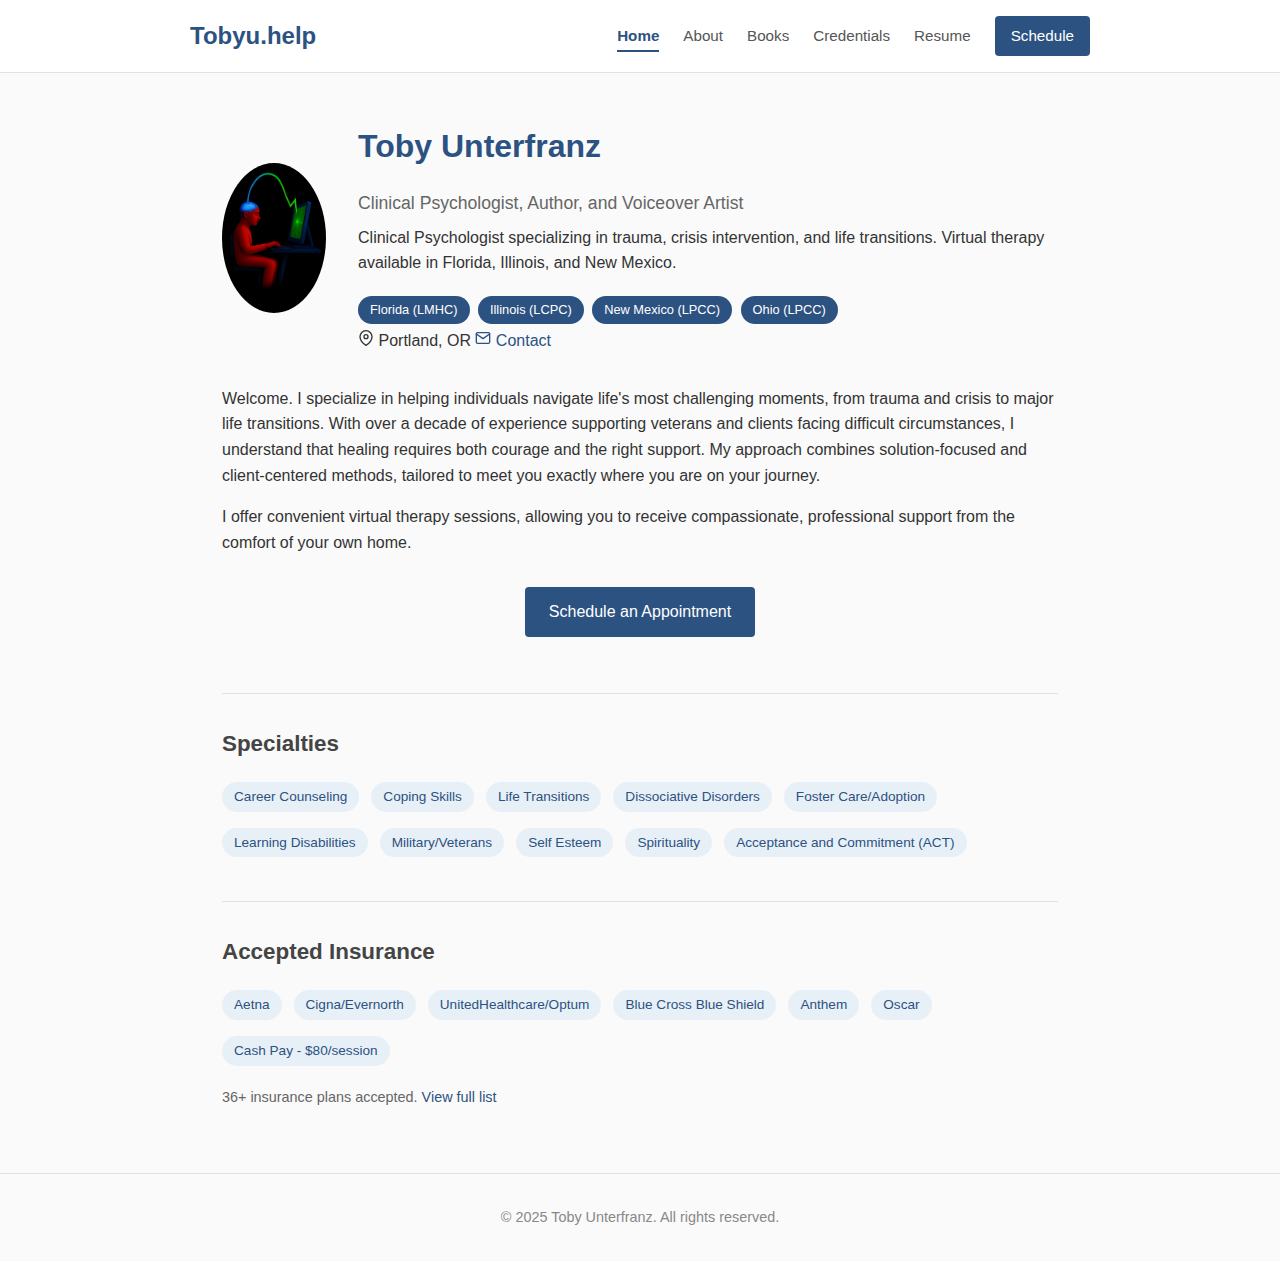
<file: index.html>
<!DOCTYPE html>
<html lang="en">
  <head>
    <meta charset="UTF-8" />
    <meta name="viewport" content="width=device-width, initial-scale=1.0" />
    <title>tobyu.help</title>
    <meta
      name="description"
      content="Licensed therapist specializing in trauma, crisis intervention, and life transitions. Virtual therapy available in Florida, Illinois, and New Mexico." />
    <meta property="og:type" content="website" />
    <meta property="og:title" content="Toby Unterfranz - Licensed Therapist" />
    <meta
      property="og:description"
      content="Licensed therapist specializing in trauma, crisis intervention, and life transitions. Virtual therapy available in Florida, Illinois, and New Mexico." />
    <meta property="og:image" content="assets/images/toby_image.jpeg" />
    <meta name="twitter:card" content="summary_large_image" />
    <link rel="stylesheet" href="css/styles.css" />
    <link rel="apple-touch-icon" sizes="180x180" href="assets/favicon/apple-touch-icon.png" />
    <link rel="icon" type="image/png" sizes="96x96" href="assets/favicon/favicon-96x96.png" />
    <link rel="icon" type="image/svg+xml" href="assets/favicon/favicon.svg" />
    <link rel="shortcut icon" href="assets/favicon/favicon.ico" />
    <link rel="manifest" href="assets/favicon/site.webmanifest" />
    <script defer src="https://analytics.tobyu.help/script.js" data-website-id="a99d8473-67bb-432b-ac8f-bc33c31f72fe"></script>
  </head>
  <body>
    <header>
      <nav>
        <a href="index.html" class="logo">Tobyu.help</a>
        <input type="checkbox" id="menu-toggle" class="menu-toggle" />
        <label for="menu-toggle" class="hamburger">
          <span></span>
          <span></span>
          <span></span>
        </label>
        <div class="nav-links">
          <a href="index.html" class="active">Home</a>
          <a href="about.html">About</a>
          <a href="books.html">Books</a>
          <a href="credentials.html">Credentials</a>
          <a href="resume.html">Resume</a>
          <a href="https://growtherapy.com/provider/t2lbeh1n9isj/toby-unterfranz" target="_blank" class="nav-btn">Schedule</a>
        </div>
      </nav>
    </header>

    <main>
      <div class="hero">
        <img src="assets/images/helpcover.png" alt="Toby Unterfranz" class="profile-photo" />
        <div class="hero-text">
          <h1>Toby Unterfranz</h1>
          <p class="subtitle">Clinical Psychologist, Author, and Voiceover Artist</p>
          <p class="subtitle-description">
            Clinical Psychologist specializing in trauma, crisis intervention, and life transitions. Virtual therapy available in
            Florida, Illinois, and New Mexico.
          </p>
          <div class="license-tags">
            <span class="tag">Florida (LMHC)</span>
            <span class="tag">Illinois (LCPC)</span>
            <span class="tag">New Mexico (LPCC)</span>
            <span class="tag">Ohio (LPCC)</span>
          </div>

          <div class="contact-info">
            <span class="contact-item">
              <svg
                xmlns="http://www.w3.org/2000/svg"
                width="16"
                height="16"
                viewBox="0 0 24 24"
                fill="none"
                stroke="currentColor"
                stroke-width="2"
                stroke-linecap="round"
                stroke-linejoin="round">
                <path d="M21 10c0 7-9 13-9 13s-9-6-9-13a9 9 0 0 1 18 0z"></path>
                <circle cx="12" cy="10" r="3"></circle>
              </svg>
              Portland, OR
            </span>
            <a href="mailto:toby.lpcc@gmail.com" target="_blank" class="contact-btn">
              <svg
                xmlns="http://www.w3.org/2000/svg"
                width="16"
                height="16"
                viewBox="0 0 24 24"
                fill="none"
                stroke="currentColor"
                stroke-width="2"
                stroke-linecap="round"
                stroke-linejoin="round">
                <path d="M4 4h16c1.1 0 2 .9 2 2v12c0 1.1-.9 2-2 2H4c-1.1 0-2-.9-2-2V6c0-1.1.9-2 2-2z"></path>
                <polyline points="22,6 12,13 2,6"></polyline>
              </svg>
              Contact
            </a>
          </div>
        </div>
      </div>

      <p>
        Welcome. I specialize in helping individuals navigate life's most challenging moments, from trauma and crisis to major
        life transitions. With over a decade of experience supporting veterans and clients facing difficult circumstances, I
        understand that healing requires both courage and the right support. My approach combines solution-focused and
        client-centered methods, tailored to meet you exactly where you are on your journey.
      </p>

      <p>
        I offer convenient virtual therapy sessions, allowing you to receive compassionate, professional support from the comfort
        of your own home.
      </p>

      <div style="text-align: center">
        <a href="https://growtherapy.com/provider/t2lbeh1n9isj/toby-unterfranz" class="btn" target="_blank"
          >Schedule an Appointment</a
        >
      </div>

      <div class="info-grid">
        <section class="info-section">
          <h2>Specialties</h2>
          <div class="tag-list">
            <span class="tag">Career Counseling</span>
            <span class="tag">Coping Skills</span>
            <span class="tag">Life Transitions</span>
            <span class="tag">Dissociative Disorders</span>
            <span class="tag">Foster Care/Adoption</span>
            <span class="tag">Learning Disabilities</span>
            <span class="tag">Military/Veterans</span>
            <span class="tag">Self Esteem</span>
            <span class="tag">Spirituality</span>
            <span class="tag">Acceptance and Commitment (ACT)</span>
          </div>
        </section>

        <section class="info-section">
          <h2>Accepted Insurance</h2>
          <div class="tag-list">
            <span class="tag">Aetna</span>
            <span class="tag">Cigna/Evernorth</span>
            <span class="tag">UnitedHealthcare/Optum</span>
            <span class="tag">Blue Cross Blue Shield</span>
            <span class="tag">Anthem</span>
            <span class="tag">Oscar</span>
            <span class="tag">Cash Pay - $80/session</span>
          </div>
          <p class="note">
            36+ insurance plans accepted.
            <a href="https://growtherapy.com/provider/t2lbeh1n9isj/toby-unterfranz" target="_blank">View full list</a>
          </p>
        </section>
      </div>
    </main>

    <footer>&copy; 2025 Toby Unterfranz. All rights reserved.</footer>
  </body>
</html>
</file>
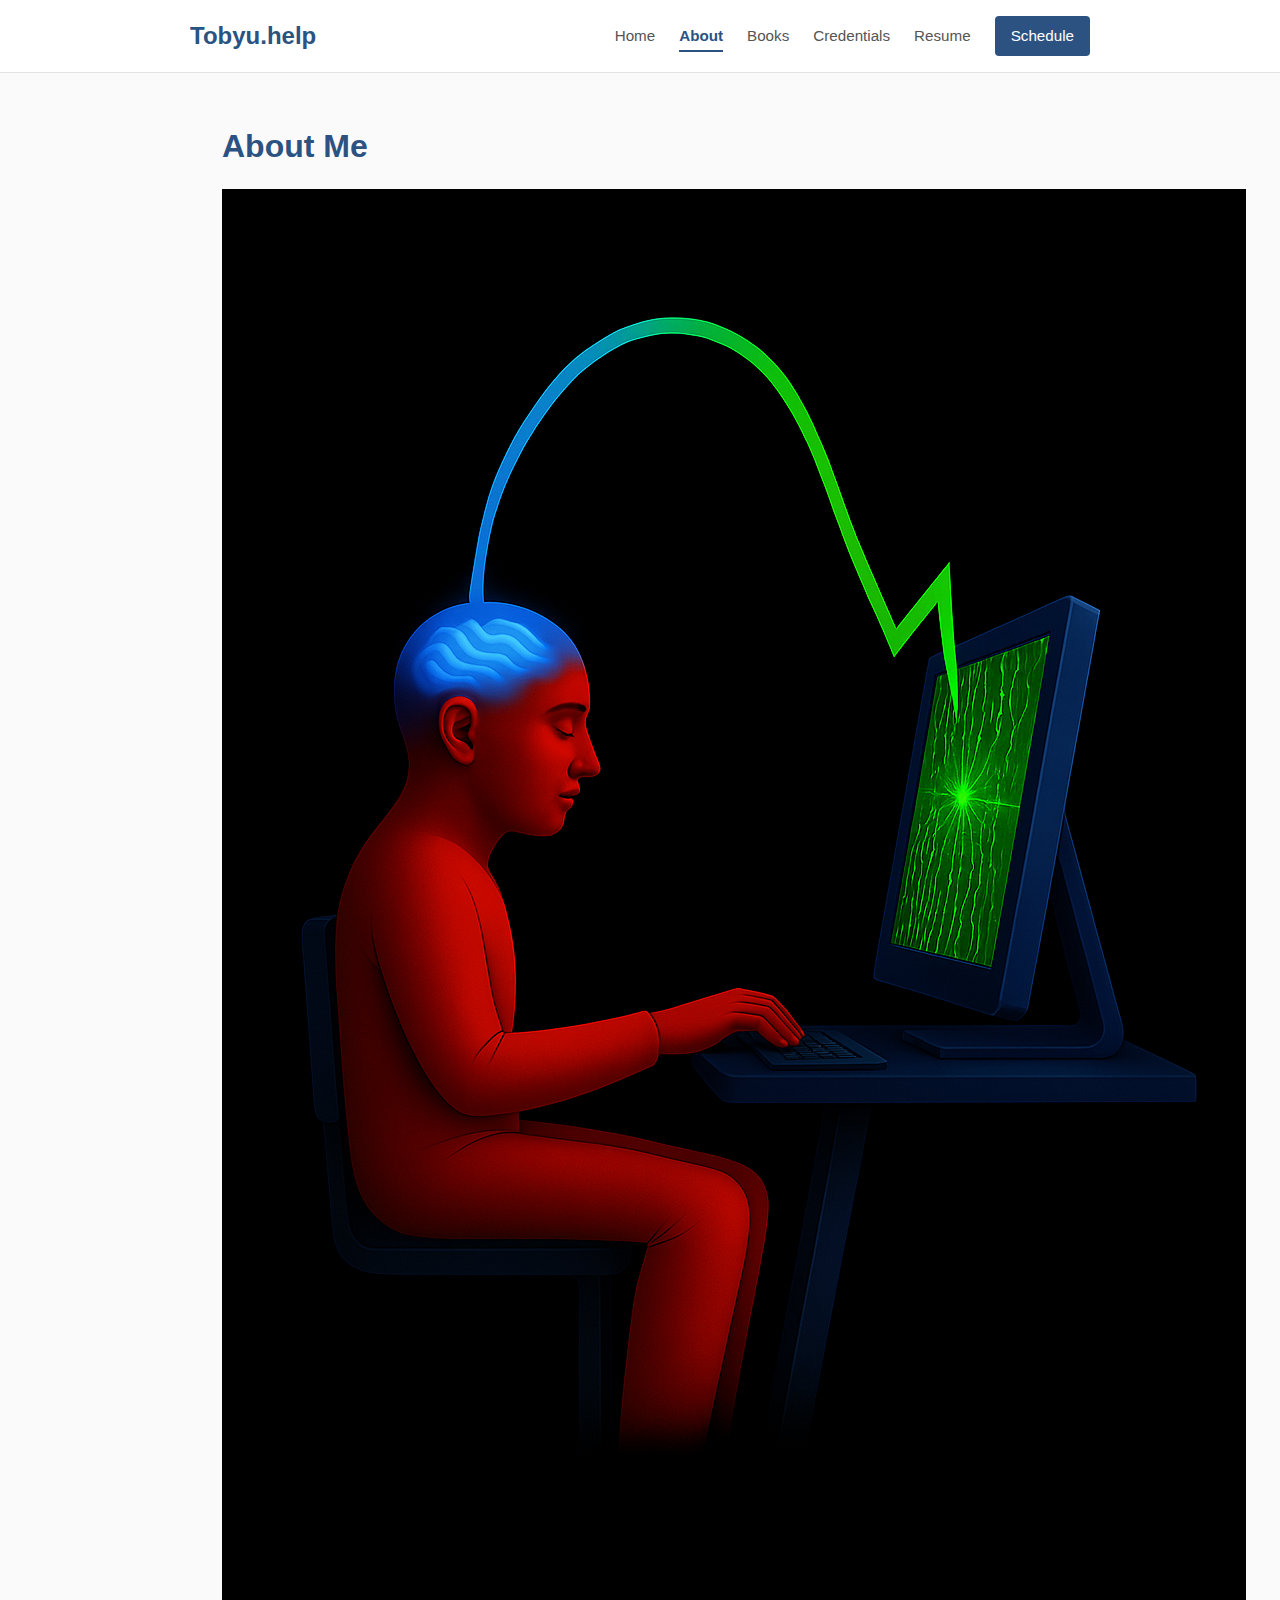
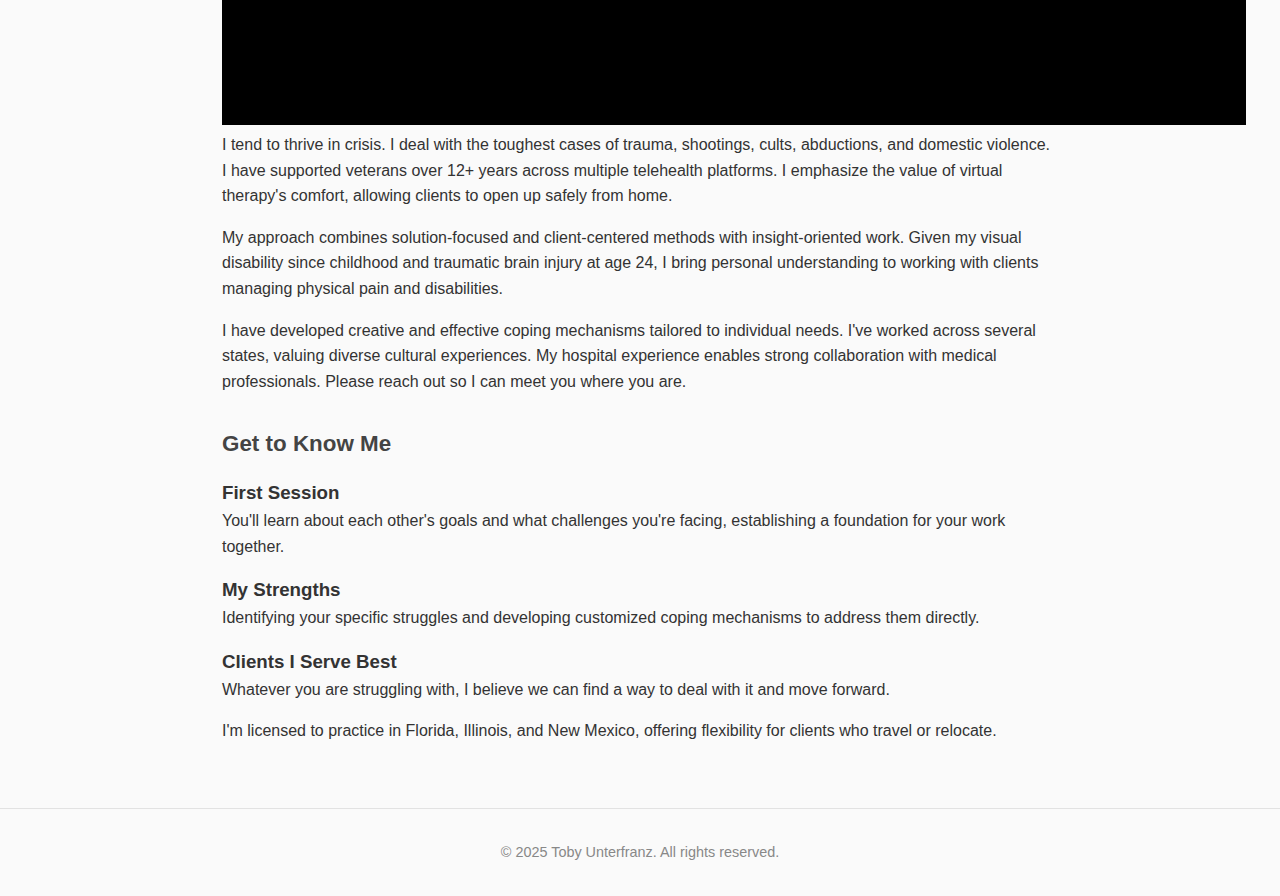
<file: about.html>
<!DOCTYPE html>
<html lang="en">
  <head>
    <meta charset="UTF-8" />
    <meta name="viewport" content="width=device-width, initial-scale=1.0" />
    <title>About - tobyu.help</title>
    <meta
      name="description"
      content="Learn about Toby Unterfranz, a licensed therapist with over a decade of experience in trauma, crisis intervention, and veteran support." />
    <meta property="og:type" content="website" />
    <meta property="og:title" content="About - Toby Unterfranz" />
    <meta
      property="og:description"
      content="Learn about Toby Unterfranz, a licensed therapist with over a decade of experience in trauma, crisis intervention, and veteran support." />
    <meta property="og:image" content="assets/images/toby_image.jpeg" />
    <meta name="twitter:card" content="summary_large_image" />
    <link rel="stylesheet" href="css/styles.css" />
    <link rel="apple-touch-icon" sizes="180x180" href="assets/favicon/apple-touch-icon.png" />
    <link rel="icon" type="image/png" sizes="96x96" href="assets/favicon/favicon-96x96.png" />
    <link rel="icon" type="image/svg+xml" href="assets/favicon/favicon.svg" />
    <link rel="shortcut icon" href="assets/favicon/favicon.ico" />
    <link rel="manifest" href="assets/favicon/site.webmanifest" />
    <script defer src="https://analytics.tobyu.help/script.js" data-website-id="a99d8473-67bb-432b-ac8f-bc33c31f72fe"></script>
  </head>
  <body>
    <header>
      <nav>
        <a href="index.html" class="logo">Tobyu.help</a>
        <input type="checkbox" id="menu-toggle" class="menu-toggle" />
        <label for="menu-toggle" class="hamburger">
          <span></span>
          <span></span>
          <span></span>
        </label>
        <div class="nav-links">
          <a href="index.html">Home</a>
          <a href="about.html" class="active">About</a>
          <a href="books.html">Books</a>
          <a href="credentials.html">Credentials</a>
          <a href="resume.html">Resume</a>
          <a href="https://growtherapy.com/provider/t2lbeh1n9isj/toby-unterfranz" target="_blank" class="nav-btn">Schedule</a>
        </div>
      </nav>
    </header>

    <main>
      <h1>About Me</h1>

      <img
        src="assets/images/helpcover.png"
        alt="Toby Unterfranz"
        class="profile-photo-about" />

      <p>
        I tend to thrive in crisis. I deal with the toughest cases of trauma, shootings, cults, abductions, and domestic violence.
        I have supported veterans over 12+ years across multiple telehealth platforms. I emphasize the value of virtual therapy's
        comfort, allowing clients to open up safely from home.
      </p>

      <p>
        My approach combines solution-focused and client-centered methods with insight-oriented work. Given my visual disability
        since childhood and traumatic brain injury at age 24, I bring personal understanding to working with clients managing
        physical pain and disabilities.
      </p>

      <p>
        I have developed creative and effective coping mechanisms tailored to individual needs. I've worked across several states,
        valuing diverse cultural experiences. My hospital experience enables strong collaboration with medical professionals.
        Please reach out so I can meet you where you are.
      </p>

      <h2>Get to Know Me</h2>

      <h3>First Session</h3>
      <p>
        You'll learn about each other's goals and what challenges you're facing, establishing a foundation for your work together.
      </p>

      <h3>My Strengths</h3>
      <p>Identifying your specific struggles and developing customized coping mechanisms to address them directly.</p>

      <h3>Clients I Serve Best</h3>
      <p>Whatever you are struggling with, I believe we can find a way to deal with it and move forward.</p>

      <p>
        I'm licensed to practice in Florida, Illinois, and New Mexico, offering flexibility for clients who travel or relocate.
      </p>
    </main>

    <footer>&copy; 2025 Toby Unterfranz. All rights reserved.</footer>
  </body>
</html>
</file>
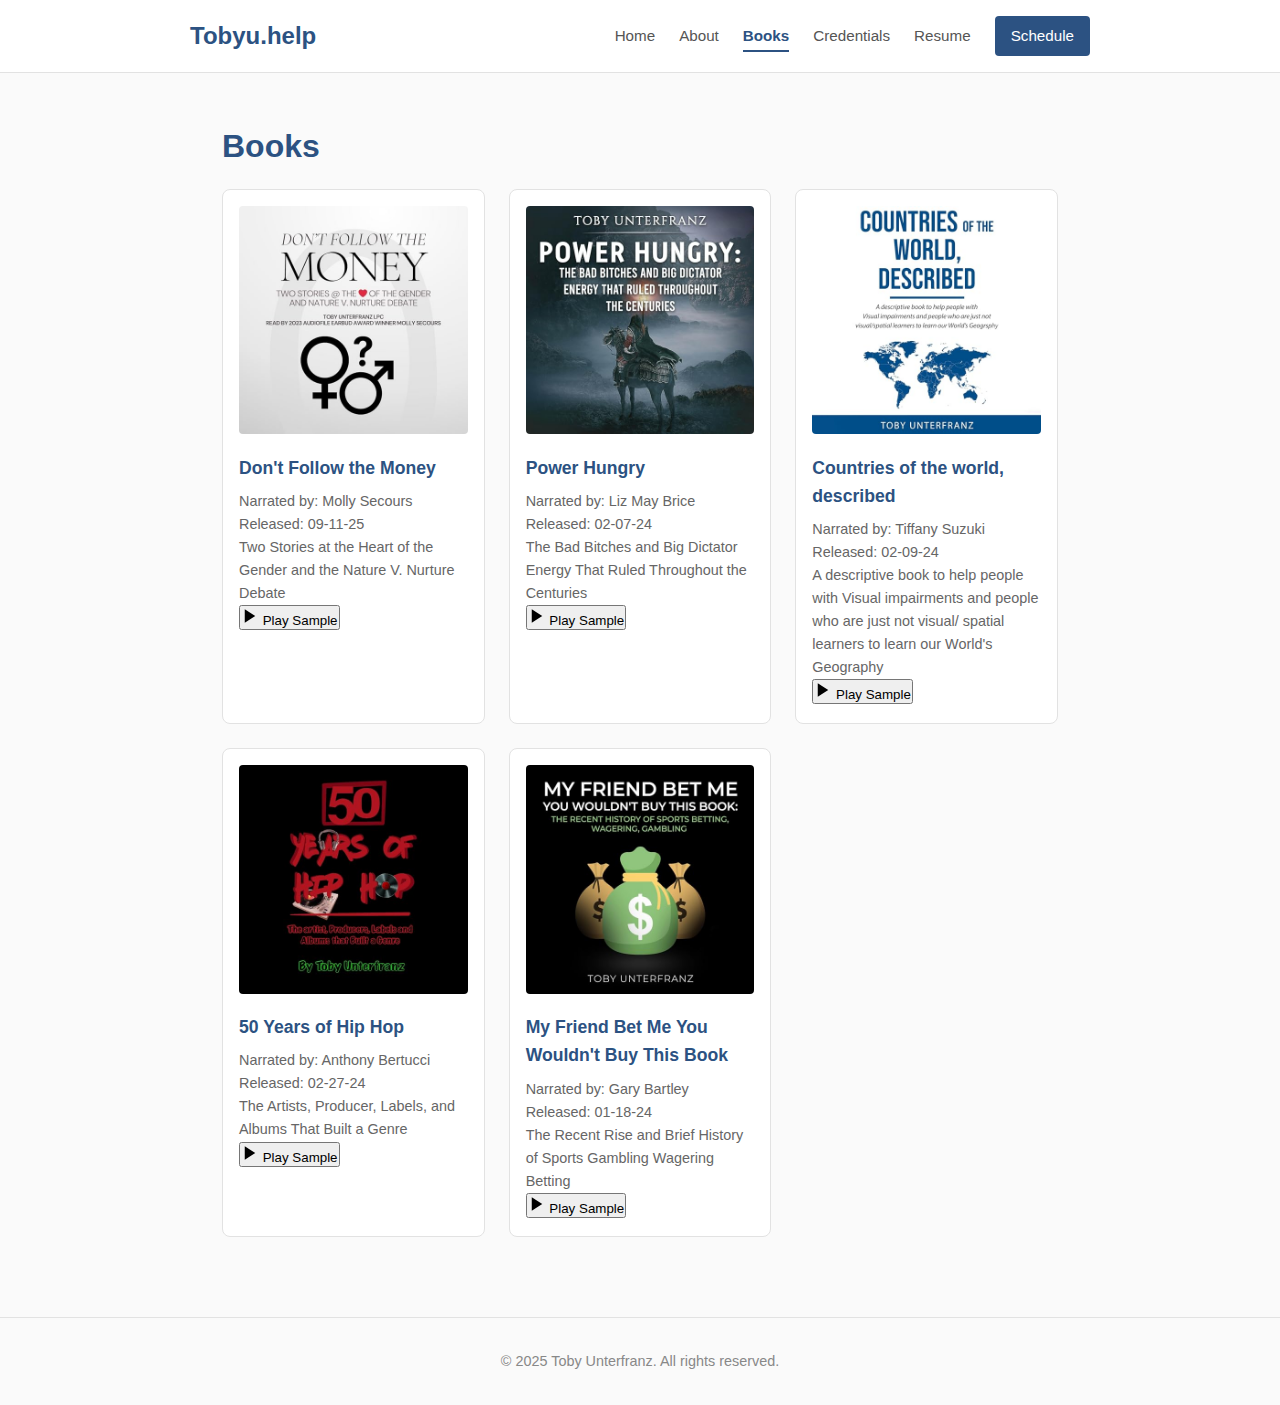
<file: books.html>
<!DOCTYPE html>
<html lang="en">
  <head>
    <meta charset="UTF-8" />
    <meta name="viewport" content="width=device-width, initial-scale=1.0" />
    <title>Books - tobyu.help</title>
    <meta name="description" content="Audiobooks by Toby Unterfranz including Don't Follow the Money, Power Hungry, Countries of the World Described, and more." />
    <meta property="og:type" content="website" />
    <meta property="og:title" content="Books - Toby Unterfranz" />
    <meta property="og:description" content="Audiobooks by Toby Unterfranz including Don't Follow the Money, Power Hungry, Countries of the World Described, and more." />
    <meta property="og:image" content="assets/images/toby_image.jpeg" />
    <meta name="twitter:card" content="summary_large_image" />
    <link rel="stylesheet" href="css/styles.css" />
    <link rel="apple-touch-icon" sizes="180x180" href="assets/favicon/apple-touch-icon.png" />
    <link rel="icon" type="image/png" sizes="96x96" href="assets/favicon/favicon-96x96.png" />
    <link rel="icon" type="image/svg+xml" href="assets/favicon/favicon.svg" />
    <link rel="shortcut icon" href="assets/favicon/favicon.ico" />
    <link rel="manifest" href="assets/favicon/site.webmanifest" />
    <script defer src="https://analytics.tobyu.help/script.js" data-website-id="a99d8473-67bb-432b-ac8f-bc33c31f72fe"></script>
  </head>
  <body>
    <header>
      <nav>
        <a href="index.html" class="logo">Tobyu.help</a>
        <input type="checkbox" id="menu-toggle" class="menu-toggle" />
        <label for="menu-toggle" class="hamburger">
          <span></span>
          <span></span>
          <span></span>
        </label>
        <div class="nav-links">
          <a href="index.html">Home</a>
          <a href="about.html">About</a>
          <a href="books.html" class="active">Books</a>
          <a href="credentials.html">Credentials</a>
          <a href="resume.html">Resume</a>
          <a href="https://growtherapy.com/provider/t2lbeh1n9isj/toby-unterfranz" target="_blank" class="nav-btn">Schedule</a>
        </div>
      </nav>
    </header>

    <main>
      <h1>Books</h1>

      <div class="book-grid">
        <div class="book-card">
          <a
            href="https://www.audible.com/pd/Dont-Follow-the-Money-Audiobook/B0FQK2QGY8?qid=1767035889&sr=1-1&ref_pageloadid=not_applicable&pf_rd_p=83218cca-c308-412f-bfcf-90198b687a2f&pf_rd_r=K87WWYRJSR97B9P871K2&plink=rJ2fnuVRLF1ee61d&pageLoadId=8b3TdcLumn0bm3ga&creativeId=0d6f6720-f41c-457e-a42b-8c8dceb62f2c&ref=a_search_c3_lProduct_1_1"
            target="_blank">
            <img src="assets/images/dont_follow_the_money.jpg" alt="Don't Follow the Money" class="book-cover" />
          </a>
          <h3>
            <a
              href="https://www.audible.com/pd/Dont-Follow-the-Money-Audiobook/B0FQK2QGY8?qid=1767035889&sr=1-1&ref_pageloadid=not_applicable&pf_rd_p=83218cca-c308-412f-bfcf-90198b687a2f&pf_rd_r=K87WWYRJSR97B9P871K2&plink=rJ2fnuVRLF1ee61d&pageLoadId=8b3TdcLumn0bm3ga&creativeId=0d6f6720-f41c-457e-a42b-8c8dceb62f2c&ref=a_search_c3_lProduct_1_1"
              target="_blank"
              >Don't Follow the Money</a
            >
          </h3>
          <p class="book-meta">Narrated by: Molly Secours</p>
          <p class="book-meta">Released: 09-11-25</p>
          <p>Two Stories at the Heart of the Gender and the Nature V. Nurture Debate</p>
          <div class="audio-wrapper">
            <button class="play-btn" onclick="toggleAudio(this)">
              <svg class="icon-play" xmlns="http://www.w3.org/2000/svg" width="18" height="18" viewBox="0 0 24 24" fill="currentColor"><polygon points="5 3 19 12 5 21 5 3"></polygon></svg>
              <svg class="icon-pause" xmlns="http://www.w3.org/2000/svg" width="18" height="18" viewBox="0 0 24 24" fill="currentColor" style="display:none;"><rect x="6" y="4" width="4" height="16"></rect><rect x="14" y="4" width="4" height="16"></rect></svg>
              <span class="play-text">Play Sample</span>
            </button>
            <audio preload="none" onended="resetButton(this)">
              <source src="https://samples.audible.com/bk/acx0/468660/bk_acx0_468660_sample.mp3" type="audio/mpeg" />
            </audio>
          </div>
        </div>

        <div class="book-card">
          <a
            href="https://www.audible.com/pd/Power-Hungry-Audiobook/B0CV4M42BT?qid=1767035889&sr=1-2&ref_pageloadid=not_applicable&pf_rd_p=83218cca-c308-412f-bfcf-90198b687a2f&pf_rd_r=K87WWYRJSR97B9P871K2&plink=rJ2fnuVRLF1ee61d&pageLoadId=8b3TdcLumn0bm3ga&creativeId=0d6f6720-f41c-457e-a42b-8c8dceb62f2c&ref=a_search_c3_lProduct_1_2"
            target="_blank">
            <img src="assets/images/power_hungry.jpg" alt="Power Hungry" class="book-cover" />
          </a>
          <h3>
            <a
              href="https://www.audible.com/pd/Power-Hungry-Audiobook/B0CV4M42BT?qid=1767035889&sr=1-2&ref_pageloadid=not_applicable&pf_rd_p=83218cca-c308-412f-bfcf-90198b687a2f&pf_rd_r=K87WWYRJSR97B9P871K2&plink=rJ2fnuVRLF1ee61d&pageLoadId=8b3TdcLumn0bm3ga&creativeId=0d6f6720-f41c-457e-a42b-8c8dceb62f2c&ref=a_search_c3_lProduct_1_2"
              target="_blank"
              >Power Hungry</a
            >
          </h3>
          <p class="book-meta">Narrated by: Liz May Brice</p>
          <p class="book-meta">Released: 02-07-24</p>
          <p>The Bad Bitches and Big Dictator Energy That Ruled Throughout the Centuries</p>
          <div class="audio-wrapper">
            <button class="play-btn" onclick="toggleAudio(this)">
              <svg class="icon-play" xmlns="http://www.w3.org/2000/svg" width="18" height="18" viewBox="0 0 24 24" fill="currentColor"><polygon points="5 3 19 12 5 21 5 3"></polygon></svg>
              <svg class="icon-pause" xmlns="http://www.w3.org/2000/svg" width="18" height="18" viewBox="0 0 24 24" fill="currentColor" style="display:none;"><rect x="6" y="4" width="4" height="16"></rect><rect x="14" y="4" width="4" height="16"></rect></svg>
              <span class="play-text">Play Sample</span>
            </button>
            <audio preload="none" onended="resetButton(this)">
              <source src="https://samples.audible.com/bk/acx0/385328/bk_acx0_385328_sample.mp3" type="audio/mpeg" />
            </audio>
          </div>
        </div>

        <div class="book-card">
          <a
            href="https://www.audible.com/pd/Countries-of-the-World-Described-Audiobook/B0CVCSWSRH?qid=1767035889&sr=1-3&ref_pageloadid=not_applicable&pf_rd_p=83218cca-c308-412f-bfcf-90198b687a2f&pf_rd_r=K87WWYRJSR97B9P871K2&plink=rJ2fnuVRLF1ee61d&pageLoadId=8b3TdcLumn0bm3ga&creativeId=0d6f6720-f41c-457e-a42b-8c8dceb62f2c&ref=a_search_c3_lProduct_1_3"
            target="_blank">
            <img src="assets/images/countries_described.jpg" alt="Countries of the world, described" class="book-cover" />
          </a>
          <h3>
            <a
              href="https://www.audible.com/pd/Countries-of-the-World-Described-Audiobook/B0CVCSWSRH?qid=1767035889&sr=1-3&ref_pageloadid=not_applicable&pf_rd_p=83218cca-c308-412f-bfcf-90198b687a2f&pf_rd_r=K87WWYRJSR97B9P871K2&plink=rJ2fnuVRLF1ee61d&pageLoadId=8b3TdcLumn0bm3ga&creativeId=0d6f6720-f41c-457e-a42b-8c8dceb62f2c&ref=a_search_c3_lProduct_1_3"
              target="_blank"
              >Countries of the world, described</a
            >
          </h3>
          <p class="book-meta">Narrated by: Tiffany Suzuki</p>
          <p class="book-meta">Released: 02-09-24</p>
          <p>
            A descriptive book to help people with Visual impairments and people who are just not visual/ spatial learners to
            learn our World's Geography
          </p>
          <div class="audio-wrapper">
            <button class="play-btn" onclick="toggleAudio(this)">
              <svg class="icon-play" xmlns="http://www.w3.org/2000/svg" width="18" height="18" viewBox="0 0 24 24" fill="currentColor"><polygon points="5 3 19 12 5 21 5 3"></polygon></svg>
              <svg class="icon-pause" xmlns="http://www.w3.org/2000/svg" width="18" height="18" viewBox="0 0 24 24" fill="currentColor" style="display:none;"><rect x="6" y="4" width="4" height="16"></rect><rect x="14" y="4" width="4" height="16"></rect></svg>
              <span class="play-text">Play Sample</span>
            </button>
            <audio preload="none" onended="resetButton(this)">
              <source src="https://samples.audible.com/bk/acx0/385409/bk_acx0_385409_sample.mp3" type="audio/mpeg" />
            </audio>
          </div>
        </div>

        <div class="book-card">
          <a
            href="https://www.audible.com/pd/50-Years-of-Hip-Hop-Audiobook/B0CWJ64H4X?qid=1767035889&sr=1-4&ref_pageloadid=not_applicable&pf_rd_p=83218cca-c308-412f-bfcf-90198b687a2f&pf_rd_r=K87WWYRJSR97B9P871K2&plink=rJ2fnuVRLF1ee61d&pageLoadId=8b3TdcLumn0bm3ga&creativeId=0d6f6720-f41c-457e-a42b-8c8dceb62f2c&ref=a_search_c3_lProduct_1_4"
            target="_blank">
            <img src="assets/images/50_years_hiphop.jpg" alt="50 Years of Hip Hop" class="book-cover" />
          </a>
          <h3>
            <a
              href="https://www.audible.com/pd/50-Years-of-Hip-Hop-Audiobook/B0CWJ64H4X?qid=1767035889&sr=1-4&ref_pageloadid=not_applicable&pf_rd_p=83218cca-c308-412f-bfcf-90198b687a2f&pf_rd_r=K87WWYRJSR97B9P871K2&plink=rJ2fnuVRLF1ee61d&pageLoadId=8b3TdcLumn0bm3ga&creativeId=0d6f6720-f41c-457e-a42b-8c8dceb62f2c&ref=a_search_c3_lProduct_1_4"
              target="_blank"
              >50 Years of Hip Hop</a
            >
          </h3>
          <p class="book-meta">Narrated by: Anthony Bertucci</p>
          <p class="book-meta">Released: 02-27-24</p>
          <p>The Artists, Producer, Labels, and Albums That Built a Genre</p>
          <div class="audio-wrapper">
            <button class="play-btn" onclick="toggleAudio(this)">
              <svg class="icon-play" xmlns="http://www.w3.org/2000/svg" width="18" height="18" viewBox="0 0 24 24" fill="currentColor"><polygon points="5 3 19 12 5 21 5 3"></polygon></svg>
              <svg class="icon-pause" xmlns="http://www.w3.org/2000/svg" width="18" height="18" viewBox="0 0 24 24" fill="currentColor" style="display:none;"><rect x="6" y="4" width="4" height="16"></rect><rect x="14" y="4" width="4" height="16"></rect></svg>
              <span class="play-text">Play Sample</span>
            </button>
            <audio preload="none" onended="resetButton(this)">
              <source src="https://samples.audible.com/bk/acx0/387919/bk_acx0_387919_sample.mp3" type="audio/mpeg" />
            </audio>
          </div>
        </div>

        <div class="book-card">
          <a
            href="https://www.audible.com/pd/My-Friend-Bet-Me-You-Wouldnt-Buy-This-Book-Audiobook/B0CSLFWC6R?qid=1767035889&sr=1-5&ref_pageloadid=not_applicable&pf_rd_p=83218cca-c308-412f-bfcf-90198b687a2f&pf_rd_r=K87WWYRJSR97B9P871K2&plink=rJ2fnuVRLF1ee61d&pageLoadId=8b3TdcLumn0bm3ga&creativeId=0d6f6720-f41c-457e-a42b-8c8dceb62f2c&ref=a_search_c3_lProduct_1_5"
            target="_blank">
            <img src="assets/images/my_friend_bet_me.jpg" alt="My Friend Bet Me You Wouldn't Buy This Book" class="book-cover" />
          </a>
          <h3>
            <a
              href="https://www.audible.com/pd/My-Friend-Bet-Me-You-Wouldnt-Buy-This-Book-Audiobook/B0CSLFWC6R?qid=1767035889&sr=1-5&ref_pageloadid=not_applicable&pf_rd_p=83218cca-c308-412f-bfcf-90198b687a2f&pf_rd_r=K87WWYRJSR97B9P871K2&plink=rJ2fnuVRLF1ee61d&pageLoadId=8b3TdcLumn0bm3ga&creativeId=0d6f6720-f41c-457e-a42b-8c8dceb62f2c&ref=a_search_c3_lProduct_1_5"
              target="_blank"
              >My Friend Bet Me You Wouldn't Buy This Book</a
            >
          </h3>
          <p class="book-meta">Narrated by: Gary Bartley</p>
          <p class="book-meta">Released: 01-18-24</p>
          <p>The Recent Rise and Brief History of Sports Gambling Wagering Betting</p>
          <div class="audio-wrapper">
            <button class="play-btn" onclick="toggleAudio(this)">
              <svg class="icon-play" xmlns="http://www.w3.org/2000/svg" width="18" height="18" viewBox="0 0 24 24" fill="currentColor"><polygon points="5 3 19 12 5 21 5 3"></polygon></svg>
              <svg class="icon-pause" xmlns="http://www.w3.org/2000/svg" width="18" height="18" viewBox="0 0 24 24" fill="currentColor" style="display:none;"><rect x="6" y="4" width="4" height="16"></rect><rect x="14" y="4" width="4" height="16"></rect></svg>
              <span class="play-text">Play Sample</span>
            </button>
            <audio preload="none" onended="resetButton(this)">
              <source src="https://samples.audible.com/bk/acx0/383109/bk_acx0_383109_sample.mp3" type="audio/mpeg" />
            </audio>
          </div>
        </div>
      </div>
    </main>

    <script>
      let currentAudio = null;
      let currentBtn = null;

      function toggleAudio(btn) {
        const audio = btn.nextElementSibling;
        const playIcon = btn.querySelector('.icon-play');
        const pauseIcon = btn.querySelector('.icon-pause');
        const text = btn.querySelector('.play-text');

        // If another audio is playing, stop it
        if (currentAudio && currentAudio !== audio) {
          currentAudio.pause();
          currentAudio.currentTime = 0;
          resetButtonState(currentBtn);
        }

        if (audio.paused) {
          audio.play();
          playIcon.style.display = 'none';
          pauseIcon.style.display = 'inline';
          text.textContent = 'Pause';
          currentAudio = audio;
          currentBtn = btn;
        } else {
          audio.pause();
          playIcon.style.display = 'inline';
          pauseIcon.style.display = 'none';
          text.textContent = 'Play Sample';
          currentAudio = null;
          currentBtn = null;
        }
      }

      function resetButton(audio) {
        const btn = audio.previousElementSibling;
        resetButtonState(btn);
        currentAudio = null;
        currentBtn = null;
      }

      function resetButtonState(btn) {
        const playIcon = btn.querySelector('.icon-play');
        const pauseIcon = btn.querySelector('.icon-pause');
        const text = btn.querySelector('.play-text');
        playIcon.style.display = 'inline';
        pauseIcon.style.display = 'none';
        text.textContent = 'Play Sample';
      }
    </script>

    <footer>&copy; 2025 Toby Unterfranz. All rights reserved.</footer>
  </body>
</html>
</file>
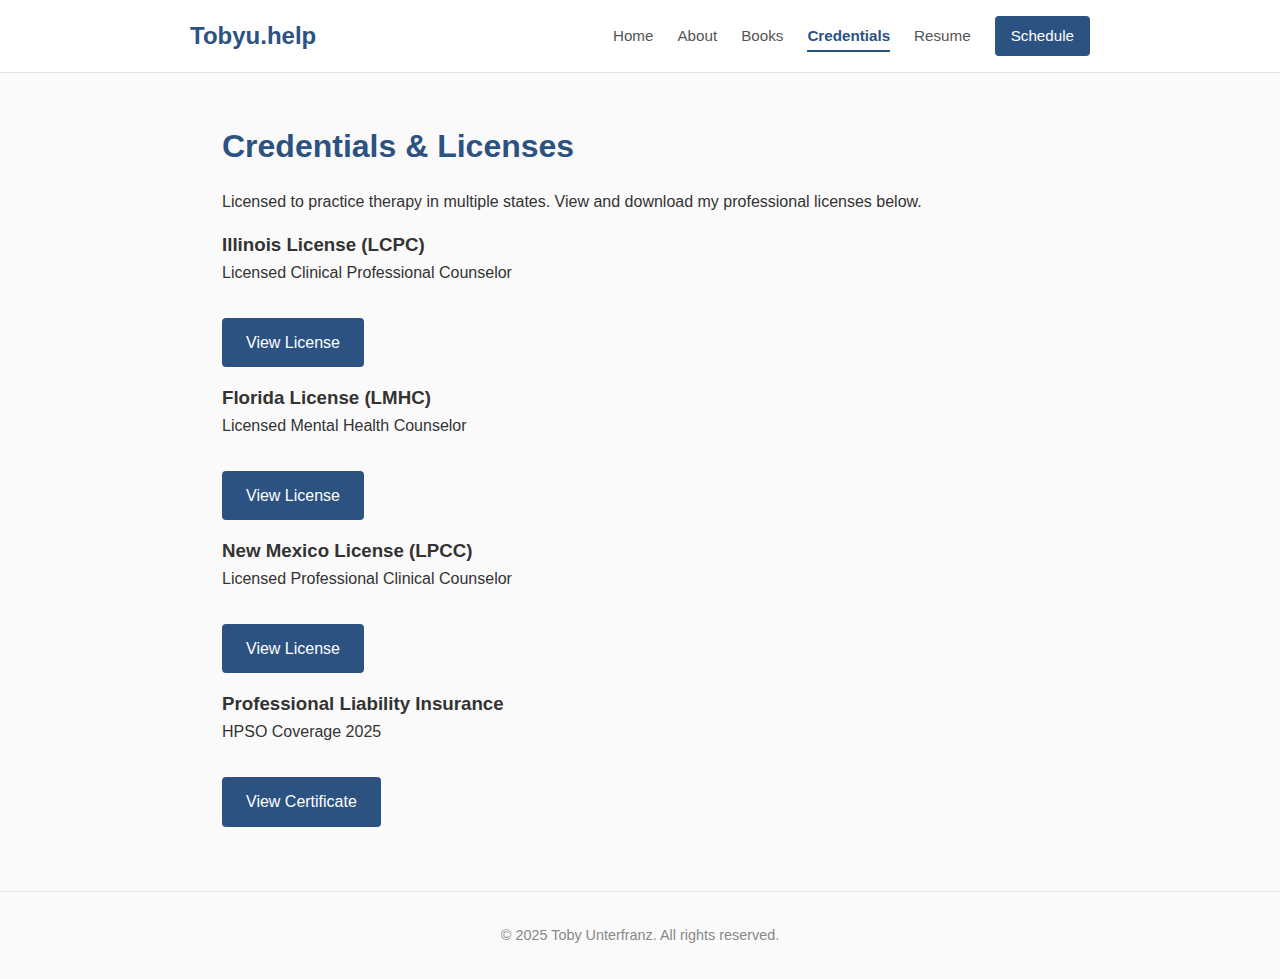
<file: credentials.html>
<!DOCTYPE html>
<html lang="en">
  <head>
    <meta charset="UTF-8" />
    <meta name="viewport" content="width=device-width, initial-scale=1.0" />
    <title>Credentials - tobyu.help</title>
    <meta name="description" content="View professional licenses and credentials for Toby Unterfranz, licensed in Florida, Illinois, and New Mexico." />
    <meta property="og:type" content="website" />
    <meta property="og:title" content="Credentials - Toby Unterfranz" />
    <meta property="og:description" content="View professional licenses and credentials for Toby Unterfranz, licensed in Florida, Illinois, and New Mexico." />
    <meta property="og:image" content="assets/images/toby_image.jpeg" />
    <meta name="twitter:card" content="summary_large_image" />
    <link rel="stylesheet" href="css/styles.css" />
    <link rel="apple-touch-icon" sizes="180x180" href="assets/favicon/apple-touch-icon.png" />
    <link rel="icon" type="image/png" sizes="96x96" href="assets/favicon/favicon-96x96.png" />
    <link rel="icon" type="image/svg+xml" href="assets/favicon/favicon.svg" />
    <link rel="shortcut icon" href="assets/favicon/favicon.ico" />
    <link rel="manifest" href="assets/favicon/site.webmanifest" />
    <script defer src="https://analytics.tobyu.help/script.js" data-website-id="a99d8473-67bb-432b-ac8f-bc33c31f72fe"></script>
  </head>
  <body>
    <header>
      <nav>
        <a href="index.html" class="logo">Tobyu.help</a>
        <input type="checkbox" id="menu-toggle" class="menu-toggle" />
        <label for="menu-toggle" class="hamburger">
          <span></span>
          <span></span>
          <span></span>
        </label>
        <div class="nav-links">
          <a href="index.html">Home</a>
          <a href="about.html">About</a>
          <a href="books.html">Books</a>
          <a href="credentials.html" class="active">Credentials</a>
          <a href="resume.html">Resume</a>
          <a href="https://growtherapy.com/provider/t2lbeh1n9isj/toby-unterfranz" target="_blank" class="nav-btn">Schedule</a>
        </div>
      </nav>
    </header>

    <main>
      <h1>Credentials & Licenses</h1>

      <p>Licensed to practice therapy in multiple states. View and download my professional licenses below.</p>

      <div class="credentials-grid">
        <div class="credential-card">
          <h3>Illinois License (LCPC)</h3>
          <p>Licensed Clinical Professional Counselor</p>
          <a href="assets/files/2025.IL.LicenseDisplayed.pdf" class="btn" target="_blank">View License</a>
        </div>

        <div class="credential-card">
          <h3>Florida License (LMHC)</h3>
          <p>Licensed Mental Health Counselor</p>
          <a href="assets/files/FLORIDA.png" class="btn" target="_blank">View License</a>
        </div>

        <div class="credential-card">
          <h3>New Mexico License (LPCC)</h3>
          <p>Licensed Professional Clinical Counselor</p>
          <a href="assets/files/NM.pdf" class="btn" target="_blank">View License</a>
        </div>

        <div class="credential-card">
          <h3>Professional Liability Insurance</h3>
          <p>HPSO Coverage 2025</p>
          <a href="assets/files/HPSO2025.pdf" class="btn" target="_blank">View Certificate</a>
        </div>
      </div>
    </main>

    <footer>&copy; 2025 Toby Unterfranz. All rights reserved.</footer>
  </body>
</html>
</file>
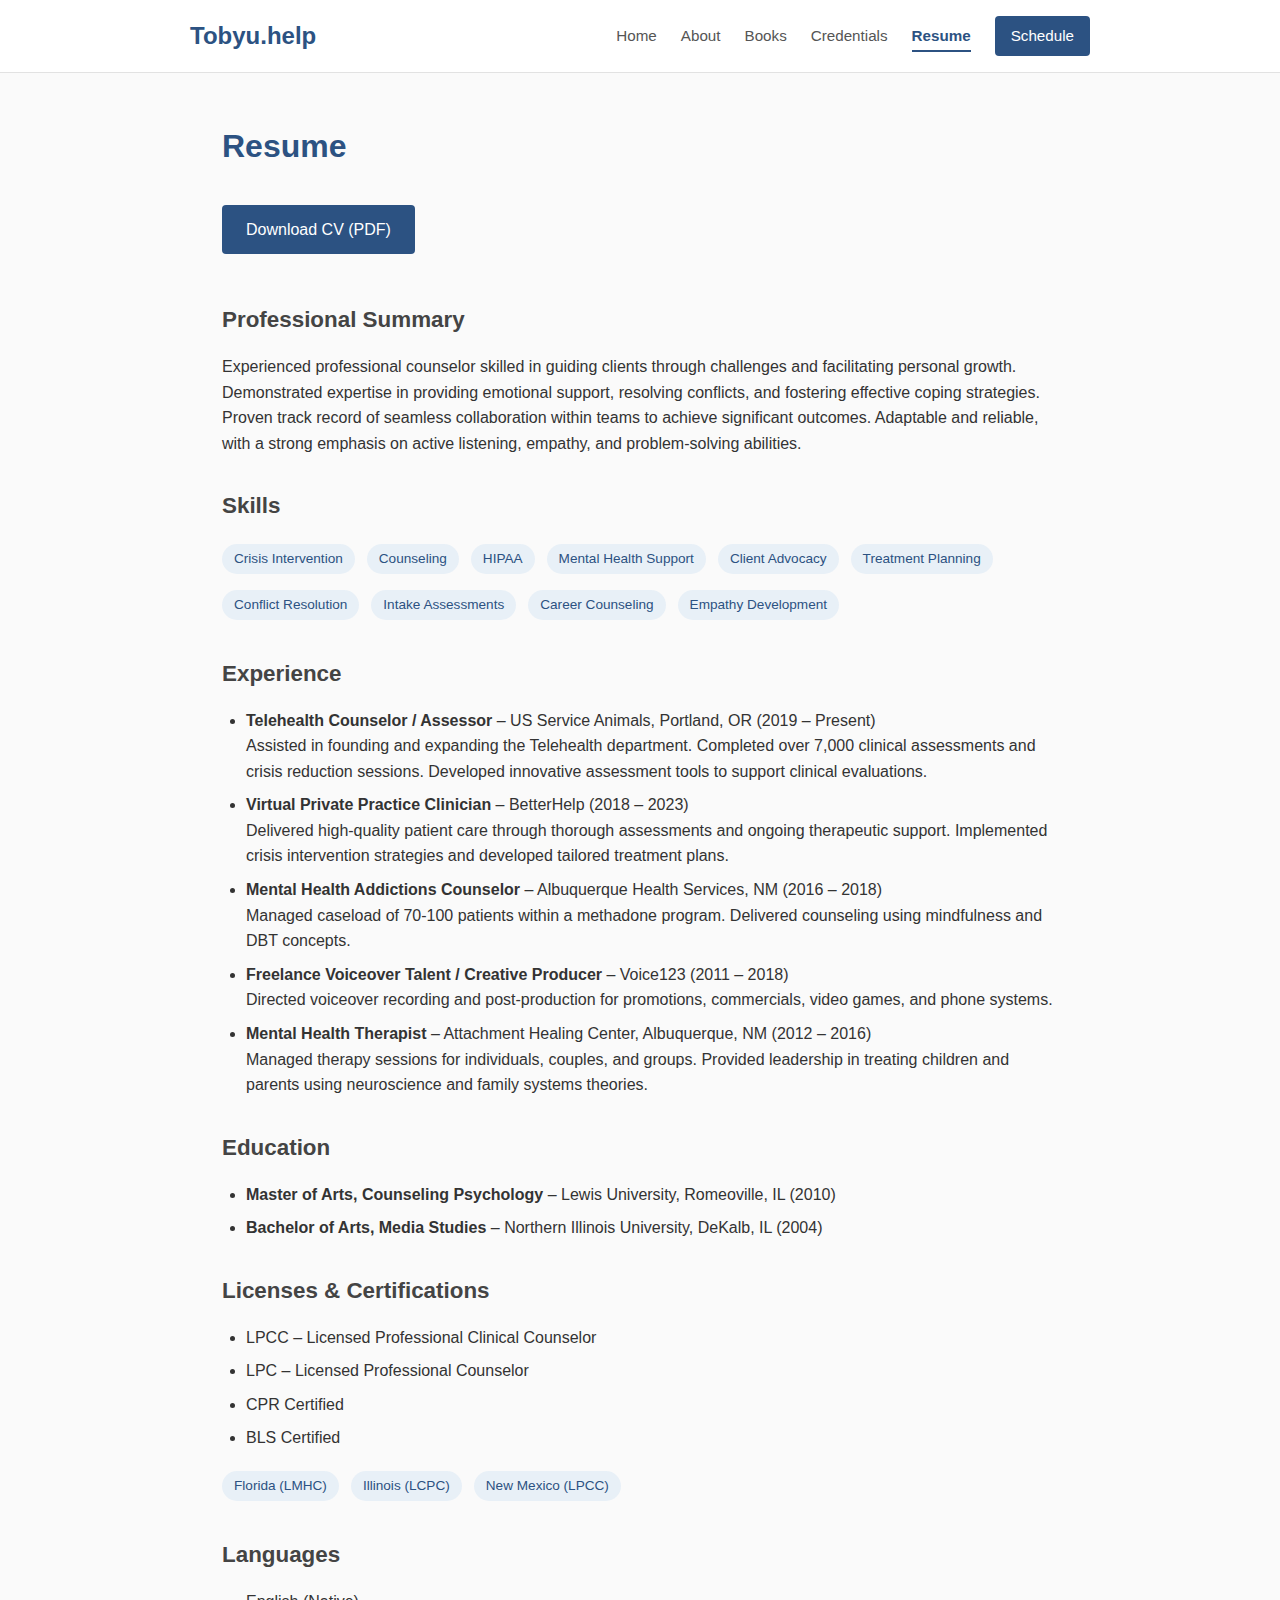
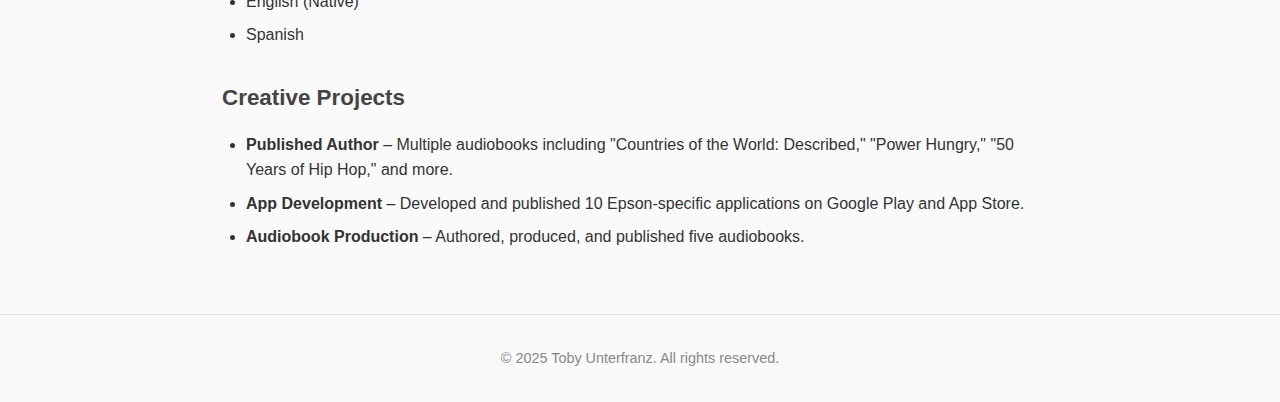
<file: resume.html>
<!DOCTYPE html>
<html lang="en">
  <head>
    <meta charset="UTF-8" />
    <meta name="viewport" content="width=device-width, initial-scale=1.0" />
    <title>Resume - tobyu.help</title>
    <meta
      name="description"
      content="Professional resume of Toby Unterfranz, licensed therapist with expertise in crisis intervention, counseling, and mental health support." />
    <meta property="og:type" content="website" />
    <meta property="og:title" content="Resume - Toby Unterfranz" />
    <meta
      property="og:description"
      content="Professional resume of Toby Unterfranz, licensed therapist with expertise in crisis intervention, counseling, and mental health support." />
    <meta property="og:image" content="assets/images/toby_image.jpeg" />
    <meta name="twitter:card" content="summary_large_image" />
    <link rel="stylesheet" href="css/styles.css" />
    <link rel="apple-touch-icon" sizes="180x180" href="assets/favicon/apple-touch-icon.png" />
    <link rel="icon" type="image/png" sizes="96x96" href="assets/favicon/favicon-96x96.png" />
    <link rel="icon" type="image/svg+xml" href="assets/favicon/favicon.svg" />
    <link rel="shortcut icon" href="assets/favicon/favicon.ico" />
    <link rel="manifest" href="assets/favicon/site.webmanifest" />
    <script defer src="https://analytics.tobyu.help/script.js" data-website-id="a99d8473-67bb-432b-ac8f-bc33c31f72fe"></script>
  </head>
  <body>
    <header>
      <nav>
        <a href="index.html" class="logo">Tobyu.help</a>
        <input type="checkbox" id="menu-toggle" class="menu-toggle" />
        <label for="menu-toggle" class="hamburger">
          <span></span>
          <span></span>
          <span></span>
        </label>
        <div class="nav-links">
          <a href="index.html">Home</a>
          <a href="about.html">About</a>
          <a href="books.html">Books</a>
          <a href="credentials.html">Credentials</a>
          <a href="resume.html" class="active">Resume</a>
          <a href="https://growtherapy.com/provider/t2lbeh1n9isj/toby-unterfranz" target="_blank" class="nav-btn">Schedule</a>
        </div>
      </nav>
    </header>

    <main>
      <h1>Resume</h1>

      <p><a href="assets/files/resume.pdf" class="btn" download>Download CV (PDF)</a></p>

      <h2>Professional Summary</h2>
      <p>
        Experienced professional counselor skilled in guiding clients through challenges and facilitating personal growth.
        Demonstrated expertise in providing emotional support, resolving conflicts, and fostering effective coping strategies.
        Proven track record of seamless collaboration within teams to achieve significant outcomes. Adaptable and reliable, with a
        strong emphasis on active listening, empathy, and problem-solving abilities.
      </p>

      <h2>Skills</h2>
      <div class="tag-list">
        <span class="tag">Crisis Intervention</span>
        <span class="tag">Counseling</span>
        <span class="tag">HIPAA</span>
        <span class="tag">Mental Health Support</span>
        <span class="tag">Client Advocacy</span>
        <span class="tag">Treatment Planning</span>
        <span class="tag">Conflict Resolution</span>
        <span class="tag">Intake Assessments</span>
        <span class="tag">Career Counseling</span>
        <span class="tag">Empathy Development</span>
      </div>

      <h2>Experience</h2>
      <ul>
        <li>
          <strong>Telehealth Counselor / Assessor</strong> – US Service Animals, Portland, OR (2019 – Present)<br />
          Assisted in founding and expanding the Telehealth department. Completed over 7,000 clinical assessments and crisis
          reduction sessions. Developed innovative assessment tools to support clinical evaluations.
        </li>
        <li>
          <strong>Virtual Private Practice Clinician</strong> – BetterHelp (2018 – 2023)<br />
          Delivered high-quality patient care through thorough assessments and ongoing therapeutic support. Implemented crisis
          intervention strategies and developed tailored treatment plans.
        </li>
        <li>
          <strong>Mental Health Addictions Counselor</strong> – Albuquerque Health Services, NM (2016 – 2018)<br />
          Managed caseload of 70-100 patients within a methadone program. Delivered counseling using mindfulness and DBT concepts.
        </li>
        <li>
          <strong>Freelance Voiceover Talent / Creative Producer</strong> – Voice123 (2011 – 2018)<br />
          Directed voiceover recording and post-production for promotions, commercials, video games, and phone systems.
        </li>
        <li>
          <strong>Mental Health Therapist</strong> – Attachment Healing Center, Albuquerque, NM (2012 – 2016)<br />
          Managed therapy sessions for individuals, couples, and groups. Provided leadership in treating children and parents
          using neuroscience and family systems theories.
        </li>
      </ul>

      <h2>Education</h2>
      <ul>
        <li><strong>Master of Arts, Counseling Psychology</strong> – Lewis University, Romeoville, IL (2010)</li>
        <li><strong>Bachelor of Arts, Media Studies</strong> – Northern Illinois University, DeKalb, IL (2004)</li>
      </ul>

      <h2>Licenses & Certifications</h2>
      <ul>
        <li>LPCC – Licensed Professional Clinical Counselor</li>
        <li>LPC – Licensed Professional Counselor</li>
        <li>CPR Certified</li>
        <li>BLS Certified</li>
      </ul>
      <div class="tag-list" style="margin-top: 0.5rem">
        <span class="tag">Florida (LMHC)</span>
        <span class="tag">Illinois (LCPC)</span>
        <span class="tag">New Mexico (LPCC)</span>
      </div>

      <h2>Languages</h2>
      <ul>
        <li>English (Native)</li>
        <li>Spanish</li>
      </ul>

      <h2>Creative Projects</h2>
      <ul>
        <li>
          <strong>Published Author</strong> – Multiple audiobooks including "Countries of the World: Described," "Power Hungry,"
          "50 Years of Hip Hop," and more.
        </li>
        <li>
          <strong>App Development</strong> – Developed and published 10 Epson-specific applications on Google Play and App Store.
        </li>
        <li><strong>Audiobook Production</strong> – Authored, produced, and published five audiobooks.</li>
      </ul>
    </main>

    <footer>&copy; 2025 Toby Unterfranz. All rights reserved.</footer>
  </body>
</html>
</file>
<file: css/styles.css>
* {
  margin: 0;
  padding: 0;
  box-sizing: border-box;
}

body {
  font-family: -apple-system, BlinkMacSystemFont, 'Segoe UI', Roboto, 'Helvetica Neue', Arial, sans-serif;
  line-height: 1.6;
  color: #333;
  background: #fafafa;
}

a {
  color: #2c5282;
  text-decoration: none;
}

a:hover {
  text-decoration: underline;
}

/* Header */
header {
  background: #fff;
  border-bottom: 1px solid #e2e2e2;
  padding: 1rem 2rem;
}

header nav {
  max-width: 900px;
  margin: 0 auto;
  display: flex;
  justify-content: space-between;
  align-items: center;
  flex-wrap: wrap;
  gap: 1rem;
}

.logo {
  font-size: 1.5rem;
  font-weight: bold;
  color: #2c5282;
}

.nav-links {
  display: flex;
  gap: 1.5rem;
  flex-wrap: wrap;
  align-items: center;
}

.nav-links a {
  color: #555;
  font-size: 0.95rem;
  position: relative;
  transition: color 0.3s ease;
  padding: 0.5rem 0;
}

.nav-links a::after {
  content: '';
  position: absolute;
  bottom: 0.25rem;
  left: 0;
  width: 0;
  height: 2px;
  background: #2c5282;
  transition: width 0.3s ease;
}

.nav-links a:hover {
  color: #2c5282;
  text-decoration: none;
}

.nav-links a:hover::after,
.nav-links a.active::after {
  width: 100%;
}

.nav-links a.active {
  color: #2c5282;
  font-weight: 600;
}

.nav-links a.nav-btn {
  background: #2c5282;
  color: #fff;
  padding: 0.5rem 1rem;
  border-radius: 4px;
}

.nav-links a.nav-btn:hover {
  background: #1a365d;
  color: #fff;
}

.nav-links a.nav-btn::after {
  display: none;
}

/* Mobile Menu */
.menu-toggle {
  display: none;
}

.hamburger {
  display: none;
  flex-direction: column;
  cursor: pointer;
  gap: 6px;
  padding: 5px;
}

.hamburger span {
  width: 25px;
  height: 3px;
  background: #2c5282;
  border-radius: 2px;
  transition: all 0.3s ease;
  transform-origin: center;
}

/* Hamburger to X animation */
.menu-toggle:checked ~ .hamburger span:nth-child(1) {
  transform: rotate(45deg) translate(6px, 6px);
}

.menu-toggle:checked ~ .hamburger span:nth-child(2) {
  opacity: 0;
  transform: scaleX(0);
}

.menu-toggle:checked ~ .hamburger span:nth-child(3) {
  transform: rotate(-45deg) translate(7px, -7px);
}

/* Main Content */
main {
  max-width: 900px;
  margin: 0 auto;
  padding: 3rem 2rem;
  min-height: calc(100vh - 200px);
}

h1 {
  font-size: 2rem;
  margin-bottom: 1rem;
  color: #2c5282;
}

h2 {
  font-size: 1.4rem;
  margin: 2rem 0 1rem;
  color: #444;
}

p {
  margin-bottom: 1rem;
}

.subtitle {
  font-size: 1.1rem;
  color: #666;
  margin-bottom: 2rem;
}

/* Buttons */
.btn {
  display: inline-block;
  background: #2c5282;
  color: #fff;
  padding: 0.75rem 1.5rem;
  border-radius: 4px;
  margin: 1rem 0;
}

.btn:hover {
  background: #1a365d;
  text-decoration: none;
}

/* Lists */
ul {
  margin: 1rem 0 1rem 1.5rem;
}

li {
  margin-bottom: 0.5rem;
}

/* Hero Section */
.hero {
  display: flex;
  align-items: center;
  gap: 2rem;
  margin-bottom: 2rem;
}

.profile-photo {
  width: 150px;
  height: 150px;
  border-radius: 50%;
  object-fit: cover;
}

.hero-text .subtitle {
  margin-bottom: 0.5rem;
}

/* Tags */
.tag {
  display: inline-block;
  background: #e8f0f7;
  color: #2c5282;
  padding: 0.25rem 0.75rem;
  border-radius: 20px;
  font-size: 0.85rem;
  margin: 0.25rem 0.25rem 0.25rem 0;
}

.license-tags {
  margin-top: 0.5rem;
}

.license-tags .tag {
  background: #2c5282;
  color: #fff;
  font-size: 0.8rem;
}

.tag-list {
  display: flex;
  flex-wrap: wrap;
  gap: 0.5rem;
  margin-top: 0.5rem;
}

/* Info Sections */
.info-section {
  margin-top: 2.5rem;
  padding-top: 2rem;
  border-top: 1px solid #e2e2e2;
}

.info-section h2 {
  margin-top: 0;
}

.note {
  font-size: 0.9rem;
  color: #666;
  margin-top: 1rem;
}

/* Book Grid */
.book-grid {
  display: grid;
  grid-template-columns: repeat(auto-fill, minmax(200px, 1fr));
  gap: 1.5rem;
  margin: 1rem 0 2rem;
}

.book-card {
  background: #fff;
  padding: 1rem;
  border-radius: 8px;
  border: 1px solid #e2e2e2;
}

.book-cover {
  width: 100%;
  height: auto;
  border-radius: 4px;
  margin-bottom: 0.75rem;
}

.book-card h3 {
  font-size: 1.1rem;
  margin-bottom: 0.5rem;
}

.book-card p {
  font-size: 0.9rem;
  color: #666;
  margin-bottom: 0;
}

/* Footer */
footer {
  text-align: center;
  padding: 2rem;
  color: #888;
  font-size: 0.9rem;
  border-top: 1px solid #e2e2e2;
}

/* Responsive */
@media (max-width: 600px) {
  header nav {
    position: relative;
  }

  .hamburger {
    display: flex;
  }

  .nav-links {
    display: flex;
    flex-direction: column;
    flex-wrap: nowrap;
    width: 100%;
    text-align: center;
    padding-top: 0;
    gap: 0;
    max-height: 0;
    overflow: hidden;
    transition: max-height 0.4s ease, padding 0.4s ease;
  }

  .nav-links a {
    padding: 0.75rem 0;
    opacity: 0;
    transform: translateY(-10px);
    transition: opacity 0.3s ease, transform 0.3s ease;
  }

  .menu-toggle:checked ~ .nav-links {
    max-height: 400px;
    padding-top: 1rem;
  }

  .menu-toggle:checked ~ .nav-links a {
    opacity: 1;
    transform: translateY(0);
  }

  .menu-toggle:checked ~ .nav-links a:nth-child(1) { transition-delay: 0.1s; }
  .menu-toggle:checked ~ .nav-links a:nth-child(2) { transition-delay: 0.15s; }
  .menu-toggle:checked ~ .nav-links a:nth-child(3) { transition-delay: 0.2s; }
  .menu-toggle:checked ~ .nav-links a:nth-child(4) { transition-delay: 0.25s; }
  .menu-toggle:checked ~ .nav-links a:nth-child(5) { transition-delay: 0.3s; }

  main {
    padding: 2rem 1rem;
  }

  .hero {
    flex-direction: column;
    text-align: center;
    align-items: center;
  }

  .profile-photo {
    width: 120px;
    height: 120px;
  }
}
</file>
